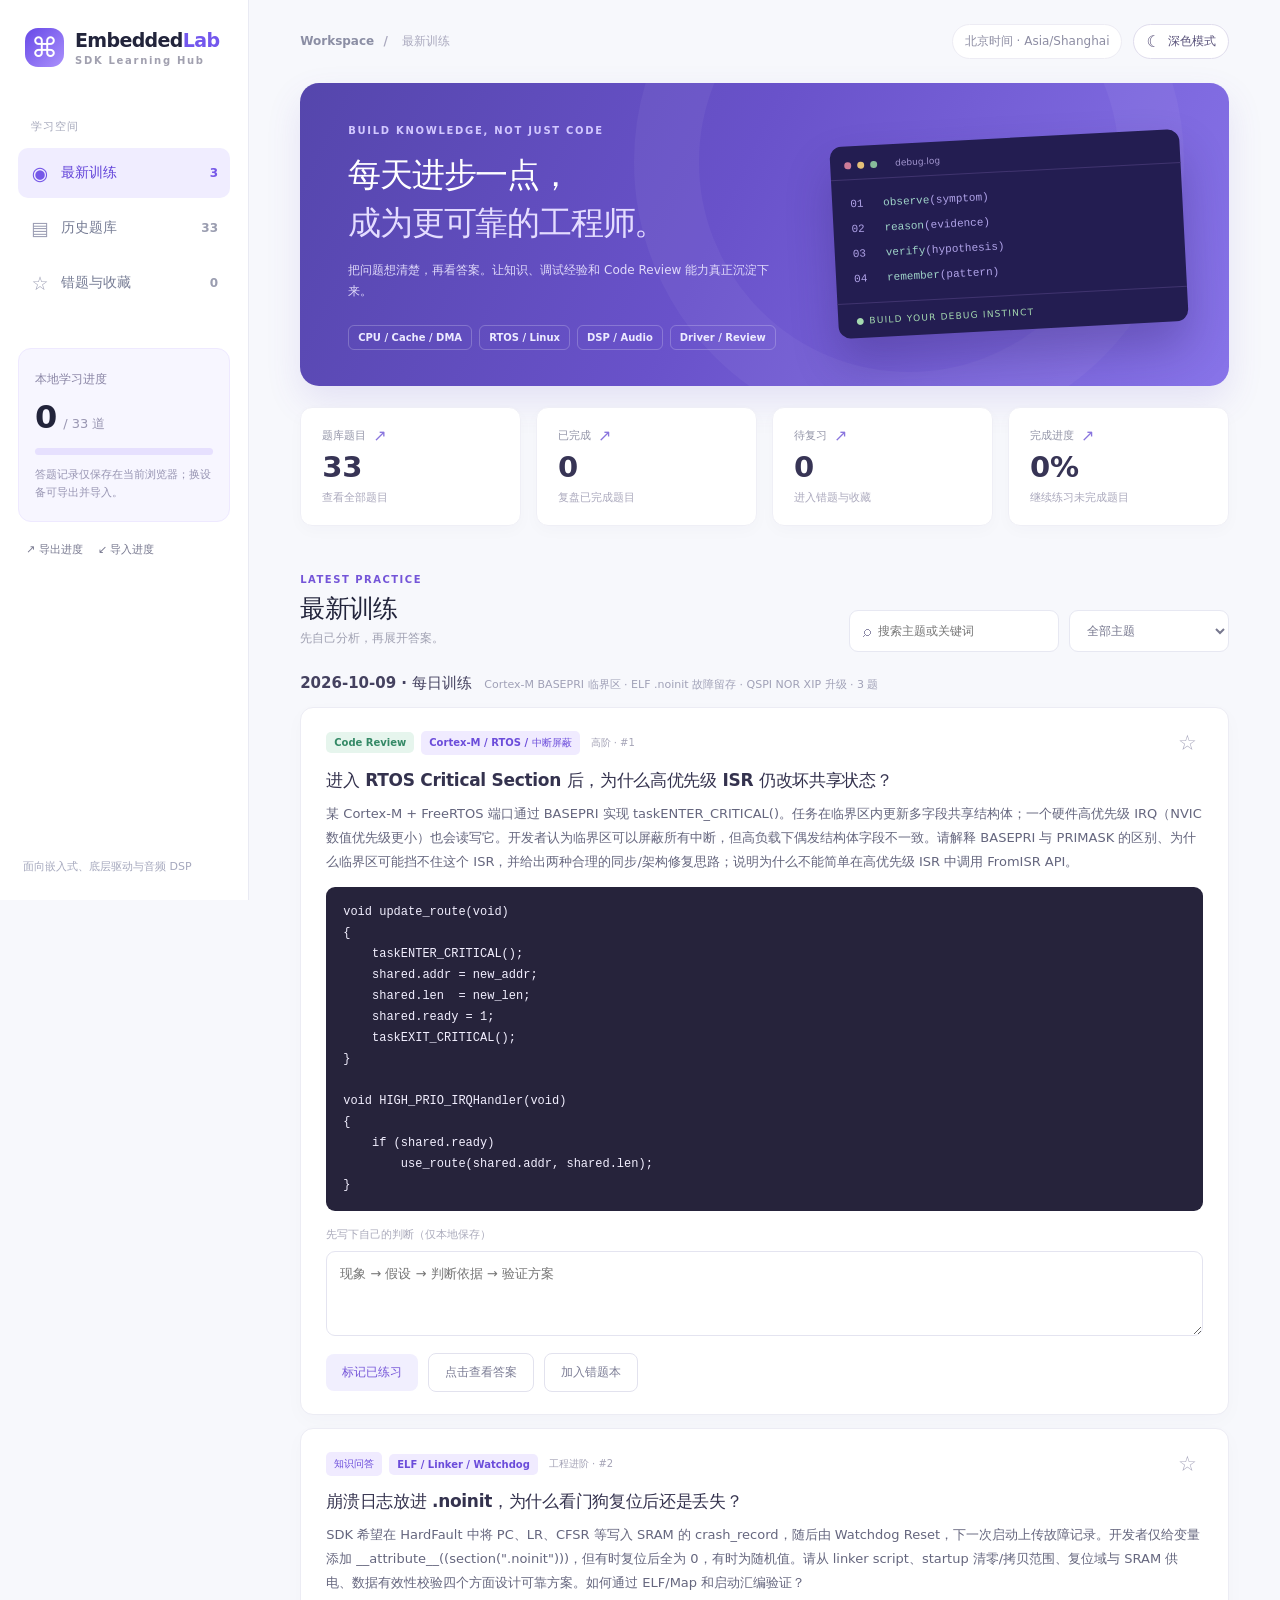
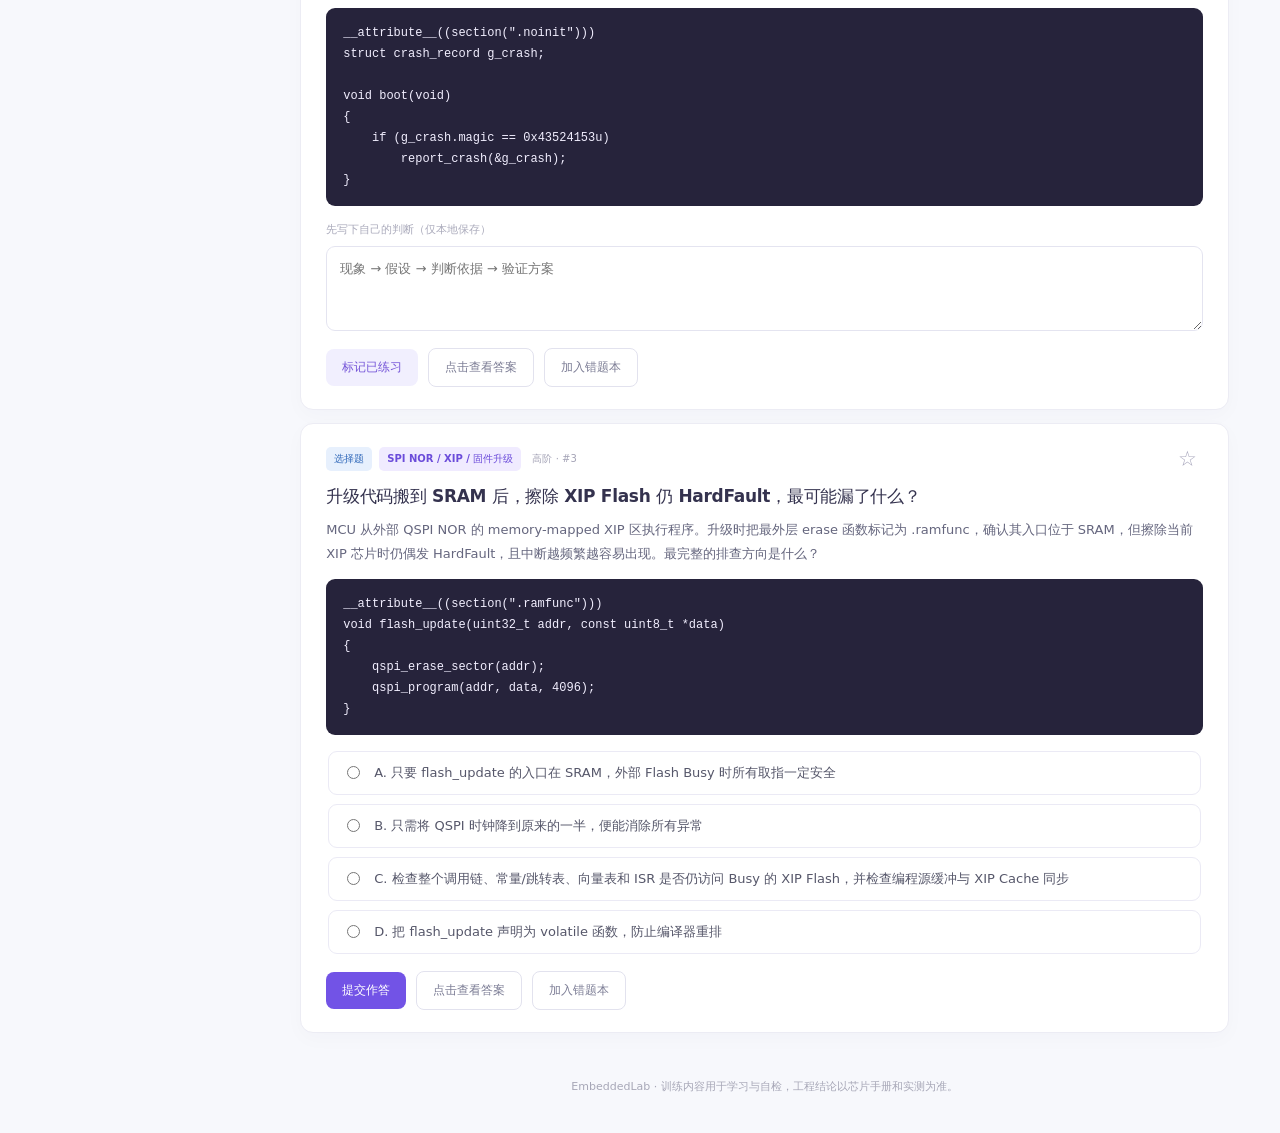
<file: site/index.html>
<!doctype html>
<html lang="zh-CN">
<head>
  <meta charset="utf-8">
  <meta name="viewport" content="width=device-width, initial-scale=1">
  <meta name="theme-color" content="#f8f9fd">
  <meta name="description" content="嵌入式 SDK 每日训练：知识问答、Code Review、选择题、填空题与历史复习。">
  <title>Embedded SDK Learning Hub</title>
  <script>try { if (localStorage.getItem('embeddedlab:theme:v1') === 'dark') document.documentElement.dataset.theme = 'dark'; } catch (_) {}</script>
  <link rel="stylesheet" href="./styles.css?v=2">
  <script defer src="./app.js?v=2"></script>
</head>
<body>
 <div class="layout">
  <aside class="sidebar">
   <div class="brand"><span class="brand-icon">⌘</span><div><strong>Embedded<span>Lab</span></strong><small>SDK Learning Hub</small></div></div>
   <div class="sidebar-label">学习空间</div>
   <nav aria-label="学习导航">
    <button class="nav active" data-view="latest"><span class="nav-ico">◉</span> 最新训练 <span class="nav-meta" id="latest-count">—</span></button>
    <button class="nav" data-view="all"><span class="nav-ico">▤</span> 历史题库 <span class="nav-meta" id="all-count">—</span></button>
    <button class="nav" data-view="wrong"><span class="nav-ico">☆</span> 错题与收藏 <span class="nav-meta" id="wrong-count">0</span></button>
   </nav>
   <div class="side-card"><span class="subtle">本地学习进度</span><div class="side-numbers"><strong id="side-done">0</strong><span id="side-total">/ 0 道</span></div><div class="meter"><span id="side-meter"></span></div><p>答题记录仅保存在当前浏览器；换设备可导出并导入。</p></div>
   <div class="sidebar-actions"><button class="quiet" id="export-btn">↗ 导出进度</button><button class="quiet" id="import-btn">↙ 导入进度</button><input hidden id="import-file" type="file" accept="application/json,.json"></div>
   <div class="side-footer">面向嵌入式、底层驱动与音频 DSP</div>
  </aside>
  <main class="main">
   <header class="topbar">
    <span class="crumb">Workspace <span>/</span> <span id="breadcrumb">最新训练</span></span>
    <div class="topbar-actions"><span class="tz-pill">北京时间 · Asia/Shanghai</span>
    <button type="button" class="theme-toggle" id="theme-toggle" aria-label="切换到深色主题" aria-pressed="false"><span aria-hidden="true">☾</span><span>深色模式</span></button></div>
   </header>
   <section class="hero"><div class="hero-body"><span class="eyebrow">BUILD KNOWLEDGE, NOT JUST CODE</span><h1>每天进步一点，<br><em>成为更可靠的工程师。</em></h1><p>把问题想清楚，再看答案。让知识、调试经验和 Code Review 能力真正沉淀下来。</p><div class="hero-pills"><span>CPU / Cache / DMA</span><span>RTOS / Linux</span><span>DSP / Audio</span><span>Driver / Review</span></div></div><div class="hero-art" aria-hidden="true"><div class="art-window"><div class="art-head"><i></i><i></i><i></i><span>debug.log</span></div><div class="art-lines"><span>01&nbsp;&nbsp; <b>observe</b>(symptom)</span><span>02&nbsp;&nbsp; <b>reason</b>(evidence)</span><span>03&nbsp;&nbsp; <b>verify</b>(hypothesis)</span><span>04&nbsp;&nbsp; <b>remember</b>(pattern)</span></div><div class="art-success">● BUILD YOUR DEBUG INSTINCT</div></div></div></section>
   <section class="stats" aria-label="学习统计与快捷入口">
    <button type="button" class="stat stat-button" data-stat="all" aria-label="查看全部题目" aria-pressed="false"><span class="stat-top"><small>题库题目</small><span class="stat-arrow" aria-hidden="true">↗</span></span><strong id="stat-total">—</strong><span class="stat-hint">查看全部题目</span></button>
    <button type="button" class="stat stat-button" data-stat="completed" aria-label="查看已完成题目" aria-pressed="false"><span class="stat-top"><small>已完成</small><span class="stat-arrow" aria-hidden="true">↗</span></span><strong id="stat-done">0</strong><span class="stat-hint">复盘已完成题目</span></button>
    <button type="button" class="stat stat-button" data-stat="wrong" aria-label="查看错题与收藏" aria-pressed="false"><span class="stat-top"><small>待复习</small><span class="stat-arrow" aria-hidden="true">↗</span></span><strong id="stat-wrong">0</strong><span class="stat-hint">进入错题与收藏</span></button>
    <button type="button" class="stat stat-button" data-stat="incomplete" aria-label="查看尚未完成的题目" aria-pressed="false"><span class="stat-top"><small>完成进度</small><span class="stat-arrow" aria-hidden="true">↗</span></span><strong id="stat-percent">0%</strong><span class="stat-hint">继续练习未完成题目</span></button>
   </section>
   <section class="content">
    <div class="section-head"><div><span class="section-kicker" id="section-kicker">LATEST PRACTICE</span><h2 id="section-title">最新训练</h2><p id="section-caption">先思考，再揭晓答案。</p></div><div class="filter-row"><label class="search"><span>⌕</span><input type="search" id="search" placeholder="搜索主题或关键词" autocomplete="off"></label><select id="topic-filter" aria-label="按主题筛选"><option value="">全部主题</option></select></div></div>
    <div class="notice" id="notice" role="status" hidden></div>
    <div id="question-list" aria-live="polite"><p class="loading">正在加载题库……</p></div>
   </section>
   <footer>EmbeddedLab · 训练内容用于学习与自检，工程结论以芯片手册和实测为准。</footer>
  </main>
 </div>
</body>
</html>
</file>
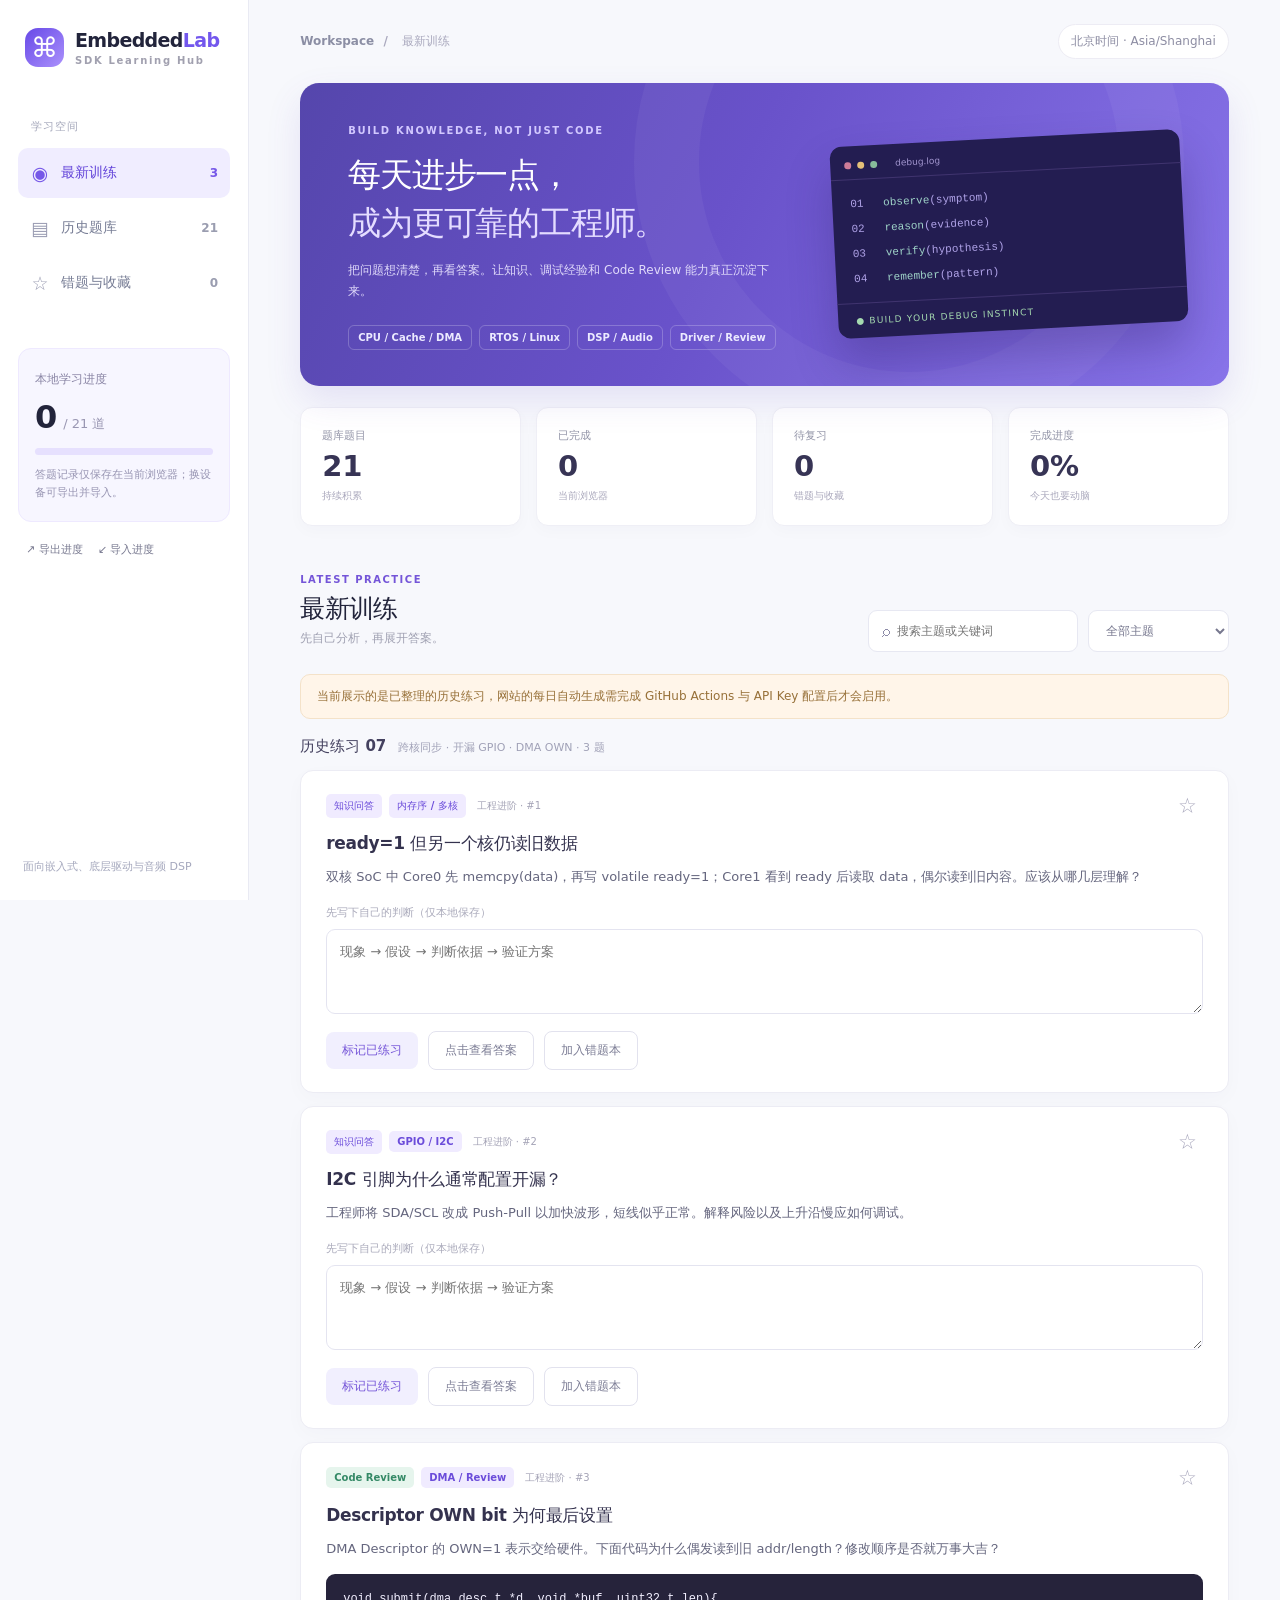
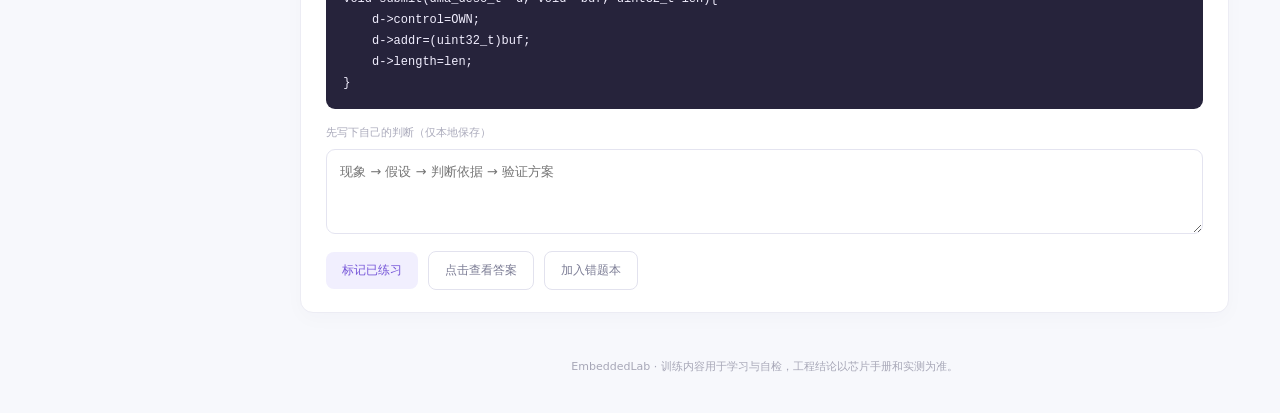
<file: offline-preview.html>
<!doctype html>
<html lang="zh-CN">
<head>
  <meta charset="utf-8">
  <meta name="viewport" content="width=device-width, initial-scale=1">
  <meta name="theme-color" content="#f8f9fd">
  <meta name="description" content="嵌入式 SDK 每日训练：知识问答、Code Review、选择题、填空题与历史复习。">
  <title>Embedded SDK Learning Hub — 离线预览</title>
  <style>
:root{font-family:Inter,"Microsoft YaHei","PingFang SC",system-ui,-apple-system,sans-serif;color:#22243b;background:#f7f8fc;font-synthesis:none}*{box-sizing:border-box}body{margin:0}button,input,textarea,select{font:inherit}button{cursor:pointer}button:focus-visible,input:focus-visible,textarea:focus-visible,select:focus-visible{outline:3px solid #a89bff;outline-offset:2px}.layout{display:grid;grid-template-columns:249px minmax(0,1fr);min-height:100vh}.sidebar{background:#fff;border-right:1px solid #e9eaf3;min-height:100vh;padding:28px 18px 24px;position:sticky;top:0;align-self:start;max-height:100vh;display:flex;flex-direction:column;overflow-y:auto}.brand{display:flex;gap:11px;align-items:center;margin-bottom:52px;padding:0 7px}.brand-icon{display:grid;place-items:center;width:39px;height:39px;color:#fff;border-radius:13px;background:linear-gradient(135deg,#6749e7,#ab91fc);font-size:27px}.brand strong{font-size:19px;letter-spacing:-.65px}.brand strong span{color:#7357ed}.brand small{display:block;font-size:10px;font-weight:700;letter-spacing:1.7px;color:#a1a0af;margin-top:4px}.sidebar-label{margin:0 13px 14px;font-size:11px;color:#a5a8bb;letter-spacing:1.1px;font-weight:800}.sidebar nav{display:grid;gap:5px}.nav{width:100%;display:flex;align-items:center;gap:11px;background:transparent;border:0;text-align:left;color:#777d95;font-weight:650;font-size:14px;padding:14px 12px;border-radius:10px}.nav-ico{width:20px;font-size:19px;color:#9b9db3;text-align:center}.nav-meta{margin-left:auto;font-size:12px;color:#9a9db0}.nav:hover{background:#f8f6ff}.nav.active{background:#f0edff;color:#6243d9}.nav.active .nav-ico,.nav.active .nav-meta{color:#7658e8}.side-card{margin-top:40px;background:#f7f6ff;padding:19px 16px;border-radius:13px;border:1px solid #eee9ff}.subtle{font-size:12px;color:#8a85a5;font-weight:650}.side-numbers{display:flex;gap:6px;align-items:baseline;margin:9px 0}.side-numbers strong{font-size:32px;line-height:1.3}.side-numbers span{font-size:13px;color:#9996b2}.meter{height:7px;border-radius:5px;background:#e6e0fe;overflow:hidden}.meter span{display:block;width:0;height:100%;border-radius:5px;background:#795aef;transition:width .3s}.side-card p{font-size:11px;line-height:1.65;color:#9794b2;margin-bottom:0}.sidebar-actions{display:flex;gap:7px;flex-wrap:wrap;margin:14px 4px}.quiet{background:none;border:0;padding:6px 4px;color:#77788f;font-size:11px}.quiet:hover{color:#674adf}.side-footer{margin-top:auto;padding:18px 5px 0;font-size:11px;line-height:1.6;color:#a5a8bd}.main{max-width:1480px;width:100%;margin:0 auto;padding:0 clamp(20px,4vw,66px) 24px}.topbar{height:83px;display:flex;align-items:center;justify-content:space-between}.crumb{color:#8b8ea4;font-size:12px;font-weight:650}.crumb span{margin:0 5px;color:#aaa9be}.tz-pill{font-size:12px;background:white;border:1px solid #edecf4;padding:8px 12px;border-radius:30px;color:#8d8da3}.hero{border-radius:19px;display:flex;min-height:263px;background:linear-gradient(115deg,#5546ac 0%,#6952ca 45%,#8874e9 100%);overflow:hidden;position:relative;box-shadow:0 15px 35px rgba(99,77,191,.13)}.hero:before{content:"";position:absolute;width:420px;height:420px;border-radius:50%;border:65px solid rgba(255,255,255,.045);right:45px;top:-196px}.hero-body{position:relative;z-index:1;padding:36px clamp(26px,4vw,48px);max-width:700px;flex:1}.eyebrow{font-size:10px;letter-spacing:1.7px;font-weight:800;color:#d2c8ff}.hero h1{font-weight:780;letter-spacing:-1.2px;color:#fff;font-size:clamp(24px,2.6vw,37px);line-height:1.45;margin:13px 0 12px}.hero h1 em{font-style:normal;color:#e4dcff}.hero p{color:#e0dafa;font-size:12px;line-height:1.8;margin:0}.hero-pills{display:flex;gap:7px;flex-wrap:wrap;margin-top:22px}.hero-pills span{border:1px solid rgba(255,255,255,.22);border-radius:6px;color:#eceaff;padding:6px 9px;font-size:10px;font-weight:700}.hero-art{width:350px;flex-shrink:0;display:flex;align-items:center;margin-right:45px;position:relative}.art-window{background:#231d51;color:#b1a4e9;width:100%;border-radius:12px;box-shadow:0 25px 45px #30216650;transform:rotate(-3deg)}.art-head{padding:14px 14px 9px;border-bottom:1px solid #40346f;display:flex;gap:6px;align-items:center}.art-head i{width:7px;height:7px;border-radius:100%;background:#ce7c99}.art-head i:nth-child(2){background:#e4c078}.art-head i:nth-child(3){background:#87bb9b}.art-head span{font-size:9px;margin-left:12px;color:#a195ce}.art-lines{display:grid;gap:13px;font-family:ui-monospace,SFMono-Regular,Consolas,monospace;font-size:11px;padding:18px}.art-lines b{color:#9fd3c8;font-weight:500}.art-success{border-top:1px solid #40346f;padding:12px 18px;color:#a5d9b0;font-size:9px;letter-spacing:1.2px}.stats{display:grid;grid-template-columns:repeat(4,1fr);gap:15px;margin:21px 0 42px}.stat{background:#fff;border:1px solid #efeff6;border-radius:12px;display:flex;flex-direction:column;padding:20px 21px;min-height:119px;box-shadow:0 5px 16px rgba(46,43,100,.025)}.stat small{font-weight:700;color:#9395a8;font-size:11px}.stat strong{font-size:29px;line-height:1.25;color:#373455;margin:5px 0}.stat span{font-size:10px;color:#aba9bd}.section-head{display:flex;justify-content:space-between;align-items:flex-end;gap:20px;margin-bottom:22px}.section-kicker{color:#7455d8;font-weight:800;letter-spacing:1.5px;font-size:10px}.section-head h2{font-size:25px;letter-spacing:-.6px;margin:5px 0}.section-head p{font-size:12px;color:#a0a1b2;margin:5px 0}.filter-row{display:flex;gap:10px;flex-wrap:wrap}.search{display:flex;align-items:center;gap:7px;background:#fff;border:1px solid #e7e8f2;padding:0 13px;border-radius:9px;color:#8d8ba8;min-width:210px}.search input{border:0;padding:12px 0;background:transparent;width:160px;font-size:12px;outline:none}.filter-row select{background:#fff;border:1px solid #e7e8f2;padding:12px 13px;border-radius:9px;color:#77788f;font-size:12px;max-width:160px}.batch{margin:0 0 32px}.batch-title{display:flex;align-items:baseline;gap:12px;margin:0 0 14px}.batch-title h3{font-size:15px;margin:0;color:#44415f}.batch-title span{font-size:11px;color:#a0a1b7}.q-card{background:#fff;border:1px solid #ececf4;border-radius:13px;margin-bottom:13px;overflow:hidden;box-shadow:0 6px 20px rgba(58,48,95,.025)}.q-card-inner{padding:22px 25px}.q-heading{display:flex;align-items:center;gap:7px;flex-wrap:wrap}.tag{border-radius:5px;padding:5px 8px;background:#f0ebff;color:#6b4cda;font-size:10px;font-weight:750}.tag.review{background:#e6f5ed;color:#348966}.tag.choice{background:#e7f0fd;color:#326aba}.tag.fill{background:#fff0df;color:#bc7432}.difficulty{font-size:10px;color:#a4a3b6;margin-left:4px}.q-heading .fav-btn{margin-left:auto;border:1px solid transparent;background:none;color:#aaa9be;font-size:21px;padding:0 5px}.q-heading .fav-btn.active{color:#d1a039}.q-card h4{font-size:17px;letter-spacing:-.3px;margin:13px 0 10px;color:#34324e}.question-text{white-space:pre-line;color:#65667e;font-size:13px;line-height:1.85;margin:0 0 12px}.code{margin:13px 0 16px;background:#26233b;color:#f2efff;border-radius:9px;padding:15px 17px;font-family:ui-monospace,Consolas,monospace;line-height:1.75;white-space:pre-wrap;overflow-wrap:anywhere;font-size:12px;overflow:auto}.answers{display:grid;gap:9px;margin-top:16px}.option{display:flex;gap:11px;align-items:flex-start;border:1px solid #ebeaf5;border-radius:9px;padding:12px 13px;font-size:13px;color:#56576a;cursor:pointer}.option:has(input:checked){border-color:#a494ee;background:#f8f6ff}.option input{accent-color:#7050e3;margin-top:2px}.fill-input,.draft-area{border:1px solid #e4e4f0;border-radius:9px;background:#fff;width:100%;padding:13px;font-size:13px;color:#34324e}.draft-area{min-height:85px;resize:vertical}.q-actions{display:flex;gap:10px;flex-wrap:wrap;align-items:center;margin-top:17px}.btn{border:0;border-radius:8px;background:#7253e6;color:white;font-size:12px;font-weight:750;padding:10px 16px}.btn:hover{background:#6140dc}.btn.secondary{background:#f1effe;color:#7555d8}.btn.secondary:hover{background:#e7e1ff}.btn.outline{background:white;color:#7c7d95;border:1px solid #e2e2ee}.feedback{font-size:12px;font-weight:700;color:#966d29;margin-top:12px}.feedback.good{color:#268458}.answer-panel{margin:0 25px 22px;border-top:1px dashed #e4e0f2;padding-top:20px}.answer-panel h5{font-size:12px;color:#694bd1;letter-spacing:.2px;margin:0 0 9px}.answer-panel p{font-size:13px;line-height:1.95;white-space:pre-line;color:#454660}.diagnostic{background:#f6f4ff;border-left:3px solid #9d85ed;padding:11px 14px;border-radius:4px;margin-top:12px;font-size:12px;line-height:1.8;color:#6d6595}.empty{text-align:center;background:white;border-radius:14px;border:1px dashed #dedcf0;padding:42px 16px;color:#8f91a8}.empty strong{display:block;color:#474563;font-size:16px;margin:9px}.notice{border-radius:10px;background:#fff5e9;color:#977038;border:1px solid #f4e2c9;padding:13px 16px;font-size:12px;margin-bottom:18px}.loading{color:#9698aa;padding:25px}.done-dot{display:inline-flex;font-size:10px;color:#3d9c75;background:#eaf7f1;border-radius:5px;padding:5px 8px;font-weight:800}.footer-note{font-size:11px;color:#aaaabb}footer{text-align:center;color:#a7a7b7;font-size:11px;margin:46px 0 15px}@media (max-width:1040px){.hero-art{width:255px;margin-right:23px}.art-lines{font-size:9px}.stats{gap:10px}.stat{padding:18px 12px}}@media (max-width:800px){.layout{grid-template-columns:minmax(0,1fr)}.sidebar{position:relative;min-height:0;max-height:none;padding:16px 18px;display:block}.brand{margin:0 0 15px}.sidebar-label,.side-card,.side-footer,.sidebar-actions{display:none}.sidebar nav{display:flex;gap:7px}.nav{width:auto;flex:1;white-space:nowrap;padding:11px 7px;font-size:12px;justify-content:center;gap:5px}.nav-ico{font-size:16px;width:auto}.main{padding:0 16px}.topbar{height:57px}.hero-art{display:none}.hero{min-height:0}.hero-body{padding:27px}.hero h1{font-size:26px}.stats{margin:16px 0 32px;grid-template-columns:repeat(2,1fr)}.section-head{align-items:stretch;flex-direction:column}.filter-row{width:100%}.search{flex:1}.search input{width:100%}.q-card-inner{padding:18px}.answer-panel{margin:0 18px 18px}}@media (prefers-reduced-motion:reduce){*,*:before,*:after{transition:none!important}}

</style>

</head>
<body>
 <div class="layout">
  <aside class="sidebar">
   <div class="brand"><span class="brand-icon">⌘</span><div><strong>Embedded<span>Lab</span></strong><small>SDK Learning Hub</small></div></div>
   <div class="sidebar-label">学习空间</div>
   <nav aria-label="学习导航">
    <button class="nav active" data-view="latest"><span class="nav-ico">◉</span> 最新训练 <span class="nav-meta" id="latest-count">—</span></button>
    <button class="nav" data-view="all"><span class="nav-ico">▤</span> 历史题库 <span class="nav-meta" id="all-count">—</span></button>
    <button class="nav" data-view="wrong"><span class="nav-ico">☆</span> 错题与收藏 <span class="nav-meta" id="wrong-count">0</span></button>
   </nav>
   <div class="side-card"><span class="subtle">本地学习进度</span><div class="side-numbers"><strong id="side-done">0</strong><span id="side-total">/ 0 道</span></div><div class="meter"><span id="side-meter"></span></div><p>答题记录仅保存在当前浏览器；换设备可导出并导入。</p></div>
   <div class="sidebar-actions"><button class="quiet" id="export-btn">↗ 导出进度</button><button class="quiet" id="import-btn">↙ 导入进度</button><input hidden id="import-file" type="file" accept="application/json,.json"></div>
   <div class="side-footer">面向嵌入式、底层驱动与音频 DSP</div>
  </aside>
  <main class="main">
   <header class="topbar"><span class="crumb">Workspace <span>/</span> <span id="breadcrumb">最新训练</span></span><span class="tz-pill">北京时间 · Asia/Shanghai</span></header>
   <section class="hero"><div class="hero-body"><span class="eyebrow">BUILD KNOWLEDGE, NOT JUST CODE</span><h1>每天进步一点，<br><em>成为更可靠的工程师。</em></h1><p>把问题想清楚，再看答案。让知识、调试经验和 Code Review 能力真正沉淀下来。</p><div class="hero-pills"><span>CPU / Cache / DMA</span><span>RTOS / Linux</span><span>DSP / Audio</span><span>Driver / Review</span></div></div><div class="hero-art" aria-hidden="true"><div class="art-window"><div class="art-head"><i></i><i></i><i></i><span>debug.log</span></div><div class="art-lines"><span>01&nbsp;&nbsp; <b>observe</b>(symptom)</span><span>02&nbsp;&nbsp; <b>reason</b>(evidence)</span><span>03&nbsp;&nbsp; <b>verify</b>(hypothesis)</span><span>04&nbsp;&nbsp; <b>remember</b>(pattern)</span></div><div class="art-success">● BUILD YOUR DEBUG INSTINCT</div></div></div></section>
   <section class="stats"><div class="stat"><small>题库题目</small><strong id="stat-total">—</strong><span>持续积累</span></div><div class="stat"><small>已完成</small><strong id="stat-done">0</strong><span>当前浏览器</span></div><div class="stat"><small>待复习</small><strong id="stat-wrong">0</strong><span>错题与收藏</span></div><div class="stat"><small>完成进度</small><strong id="stat-percent">0%</strong><span>今天也要动脑</span></div></section>
   <section class="content">
    <div class="section-head"><div><span class="section-kicker" id="section-kicker">LATEST PRACTICE</span><h2 id="section-title">最新训练</h2><p id="section-caption">先思考，再揭晓答案。</p></div><div class="filter-row"><label class="search"><span>⌕</span><input type="search" id="search" placeholder="搜索主题或关键词" autocomplete="off"></label><select id="topic-filter" aria-label="按主题筛选"><option value="">全部主题</option></select></div></div>
    <div class="notice" id="notice" role="status" hidden></div>
    <div id="question-list" aria-live="polite"><p class="loading">正在加载题库……</p></div>
   </section>
   <footer>EmbeddedLab · 训练内容用于学习与自检，工程结论以芯片手册和实测为准。</footer>
  </main>
 </div>
<script>
const OFFLINE_ARCHIVE = {"source_notice": "历史练习根据本次对话中可见的 7 组训练内容整理；原始发送日期不完整，因此使用批次编号，不虚构日期。部分开放题改编成交互题。", "batches": [{"id": "archive-01", "label": "历史练习 01", "intro": "DMA Cache · UART 中断 · GPIO 寄存器", "questions": [{"id": "a01-q1", "topic": "DMA / Cache", "title": "I2S TX DMA 偶发读取旧 PCM", "type": "knowledge", "difficulty": "工程进阶", "question": "开启 Write-back D-Cache 后，CPU 处理完 tx_buf 就启动不一致性 DMA，偶尔爆音；关闭 Cache 正常。解释根因、为什么 printf 会影响复现，以及应在什么阶段执行哪类 Cache Maintenance。", "code": "", "options": [], "correct_index": -1, "accepted_answers": [], "answer": "CPU 修改的 PCM 可能只在 Dirty Cache Line，DMA 从内存读到旧数据。通常在交给 TX DMA 前 Clean 对应 Cache Line，并遵守芯片要求的内存屏障；Buffer 最好按 Cache Line 对齐且独立占用。", "explanation": "printf 可能改变调度与 Cache eviction，降低问题概率并不说明已修复。维护范围需按完整 Cache Line 扩展，且避免误伤共享行。", "diagnostic_cue": "DMA TX 数据错乱、关闭 D-Cache 恢复时，先查 TX Clean 和 Buffer 所有权。"}, {"id": "a01-q2", "topic": "中断 / UART", "title": "逐字节 UART ISR 与 Task 协作", "type": "knowledge", "difficulty": "工程进阶", "question": "3 Mbps UART：ISR 每字节通过 FreeRTOS Queue 通知 Task。为什么这种设计仍可能丢字节？给出更适合高速 SDK 的方案。", "code": "", "options": [], "correct_index": -1, "accepted_answers": [], "answer": "逐字节中断/Queue 开销大，Task 未及时运行可能导致 Queue 满、FIFO 溢出；必须检查 FromISR 返回并统计丢字节。优先考虑 UART FIFO + DMA + 环形缓冲 + 半满/Idle 中断，再让 Task 做解析。", "explanation": "短 ISR 的目标是满足实时约束，不是盲目把所有工作移走。", "diagnostic_cue": "串口高速突发、CRC 错误、任务阻塞时优先排查 Queue overflow 和 UART FIFO。"}, {"id": "a01-q3", "topic": "寄存器 / Review", "title": "GPIO MODE 字段越界", "type": "review", "difficulty": "工程进阶", "question": "Code Review：GPIO_CTRL bit[7]=ENABLE，bit[6:4]=MODE，bit[3:2]=DRIVE。下面操作有什么问题？至少找出 3 点。", "code": "GPIO_CTRL &= ~(0x7 \u003c\u003c 4);\nGPIO_CTRL |=  (mode \u003c\u003c 4);\n// gpio_set_mode(0xF)", "options": [], "correct_index": -1, "accepted_answers": [], "answer": "mode 未限制为 3 bit，mode=0xF 会污染 ENABLE；两次 RMW 增加竞态窗口；寄存器字段可能有特殊 W1C/只读/硬件异步更新语义。应先核对 TRM，校验参数，并考虑 SET/CLEAR 或受保护的 masked write。", "explanation": "合并两次 RMW 虽减少窗口，但不能消除所有并发和特殊寄存器访问风险。", "diagnostic_cue": "位域写入波及旁路功能，或者寄存器在中断后状态异常时查 RMW 和字段掩码。"}]}, {"id": "archive-02", "label": "历史练习 02", "intro": "ELF 内存 · DMA 中断 · I2S 时钟", "questions": [{"id": "a02-q1", "topic": "ELF / 链接", "title": "bin 很小但 RAM overflow", "type": "knowledge", "difficulty": "工程进阶", "question": "固件 .bin 只有约 380 KB，SRAM 为 512 KB，却提示 RAM overflow。解释 .bss、.data、.rodata 的关系，以及优先用什么工具定位。", "code": "", "options": [], "correct_index": -1, "accepted_answers": [], "answer": "bin 文件大小不能判断 RAM 占用。.bss 在运行时占 RAM，但一般不存零值的初始镜像；.data 运行时占 RAM，同时通常在 Flash 存放初始镜像；.rodata 的最终位置取决于链接脚本。用 .map、size、nm --size-sort、readelf -S 追到具体对象和符号。", "explanation": "heap、stack、RTOS 对象及 DMA 缓冲同样影响实际 RAM 预算。", "diagnostic_cue": "bin 不大却链接 RAM 溢出时查 section 和符号，不要只看镜像尺寸。"}, {"id": "a02-q2", "topic": "DMA / RTOS", "title": "volatile dma_done 是否足够", "type": "review", "difficulty": "工程进阶", "question": "DMA ISR 中设 volatile dma_done=true；Task 在 while(!dma_done) 中空转。至少说明超时、内存序及 RTOS 设计的三个风险。", "code": "static volatile bool dma_done;\nvoid DMA_IRQHandler(void){ DMA-\u003eSTATUS=DMA_TC_FLAG; dma_done=true; }\nwhile (!dma_done) { }", "options": [], "correct_index": -1, "accepted_answers": [], "answer": "volatile 只限制特定编译器访问优化，不保证原子发布、DMA Cache 一致性或内存序；IRQ 丢失/错误会导致永久等待；RTOS 下应考虑 Task Notification/Semaphore、timeout、DMA 错误处理，以及正确的 Buffer/Descriptor 同步。", "explanation": "启动前清理 pending IRQ 和状态，防止旧中断误判本次完成。", "diagnostic_cue": "DMA 偶发永久等待时查错误中断、旧 pending 位、超时和同步语义。"}, {"id": "a02-q3", "topic": "I2S / Clock", "title": "I2S BCLK 的正确公式", "type": "fill", "difficulty": "工程进阶", "question": "48 kHz、2 声道、24-bit 有效数据、32-bit Slot，BCLK 应是多少？", "code": "", "options": [], "correct_index": -1, "accepted_answers": ["3.072mhz", "3072000hz", "3072000", "3.072 mhz", "3072khz"], "answer": "3.072 MHz", "explanation": "BCLK=48000 × 2 × 32 = 3,072,000 Hz。Bit Depth 是有效音频位宽，Slot Width 是总线每通道占用时钟数。", "diagnostic_cue": "I2S 时钟与计算不符时，先区分有效采样位宽与 Slot 位宽。"}]}, {"id": "archive-03", "label": "历史练习 03", "intro": "DMA RX · 链接脚本 · Ring Buffer", "questions": [{"id": "a03-q1", "topic": "DMA / Cache", "title": "DMA RX 完成仍读到旧数据", "type": "knowledge", "difficulty": "工程进阶", "question": "RX DMA 非硬件一致，DMA 已写内存，但 parse_packet 读到旧数据。为什么接收前后都要考虑 Cache Maintenance？", "code": "", "options": [], "correct_index": -1, "accepted_answers": [], "answer": "DMA 后 CPU 可能命中旧 Cache Line，因此交回 CPU 前通常需要 Invalidate。DMA 前还必须按平台规则消除 Dirty Line 覆盖 DMA 新数据的风险（例如合适的 Clean/Invalidate）；必须在 DMA owns Buffer 时避免 CPU 访问，并按行对齐。", "explanation": "起始地址 aligned 不代表末尾不会共享 Cache Line。", "diagnostic_cue": "RX 数据旧值、调试器看到内存已更新时查 CPU Cache 和所有权。"}, {"id": "a03-q2", "topic": "ELF / 链接", "title": "理解 .data \u003e RAM AT \u003e FLASH", "type": "knowledge", "difficulty": "工程进阶", "question": "给定链接脚本：.data 输出到 RAM，加载镜像在 FLASH。请解释 g_count=100 的启动拷贝和 g_state 的初始化方式。", "code": "", "options": [], "correct_index": -1, "accepted_answers": [], "answer": ".data 运行地址 VMA 在 RAM、加载地址 LMA 在 FLASH。Reset_Handler 通常把初始值拷贝入 RAM；未显式初始化全局 g_state 一般进 .bss，由启动代码清零。", "explanation": "Bootloader 应跳入正确的 Application 启动入口，不能随意绕过 .data/.bss 初始化。", "diagnostic_cue": "Bootloader 跳转后变量随机、全局初始值错误时查启动段初始化。"}, {"id": "a03-q3", "topic": "UART / Review", "title": "Ring Buffer 的隐蔽溢出", "type": "review", "difficulty": "工程进阶", "question": "下面的单生产者 ISR / 单消费者 Task 环形缓冲实现，为什么可能运行多天后才出错？指出至少 3 个问题。", "code": "#define SIZE 256\nstatic uint8_t buffer[SIZE];\nstatic volatile uint8_t head, tail;\nvoid uart_rx_isr(uint8_t d){ buffer[head]=d; head++; }\nint uart_read(uint8_t *p){ if(head==tail)return -1; *p=buffer[tail++]; return 0; }", "options": [], "correct_index": -1, "accepted_answers": [], "answer": "无 Full 判断，生产者追上消费者后 head==tail 被误判 Empty；无丢包统计；volatile 不构成跨核原子发布与完整同步。应采用容量约定、overflow 计数以及平台适用的原子或临界区。", "explanation": "真实 burst 加上 Task 抢占会把低概率越界窗口放大。", "diagnostic_cue": "长稳测才有偶发串口包错时先查 SPSC 溢出和发布顺序。"}]}, {"id": "archive-04", "label": "历史练习 04", "intro": "FreeRTOS NVIC · SPI · ASRC", "questions": [{"id": "a04-q1", "topic": "中断 / FreeRTOS", "title": "最高优先级 ISR 能用 FromISR 吗？", "type": "choice", "difficulty": "工程进阶", "question": "Cortex-M + FreeRTOS 的 IRQ 配置 NVIC priority=0，ISR 中调用 xTaskNotifyFromISR。是否一定安全？为什么？", "code": "", "options": ["可以，FromISR 适用于任意硬件 IRQ", "不一定，高于 RTOS syscall 边界的 IRQ 不能调用内核 API", "只要不调用 malloc 就可以", "关中断后总可以"], "correct_index": 1, "accepted_answers": [], "answer": "不安全：在典型 FreeRTOS Cortex-M 端口中，只有满足 configMAX_SYSCALL_INTERRUPT_PRIORITY 边界的 IRQ 可调用相应 FromISR API；数字 0 通常是最高硬件优先级。硬实时 IRQ 如不能调用内核 API，可转交给较低优先级 IRQ/安全机制。", "explanation": "实际需核对优先级位数和优先级分组。", "diagnostic_cue": "RTOS 内部状态随机损坏、ISR 中调 API 后 HardFault 时查 IRQ 优先级。"}, {"id": "a04-q2", "topic": "SPI", "title": "更换 Flash 后 JEDEC ID 错位", "type": "knowledge", "difficulty": "工程进阶", "question": "旧 Flash 读 ID 正常，新 Flash 高速下出现 FF C8 40、C8 40 FF。列出至少 4 个排查方向。", "code": "", "options": [], "correct_index": -1, "accepted_answers": [], "answer": "检查 CPOL/CPHA、CS 建立/保持时间、首字节 dummy/RX FIFO 残留、器件允许最高时钟、采样点、引脚驱动能力、PCB 信号完整性。用逻辑分析仪或示波器对照 CS/SCLK/MOSI/MISO。", "explanation": "低频恢复提示时序 margin 或硬件信号质量问题，但不能直接排除软件配置。", "diagnostic_cue": "SPI 只有高频错位时查采样边沿、CS 和 RX FIFO。"}, {"id": "a04-q3", "topic": "ASRC / Clock", "title": "标称相同 48kHz 为什么还漂移", "type": "fill", "difficulty": "工程进阶", "question": "Codec RX=48002.4Hz，SoC TX=47997.6Hz，独立时钟域。每秒净积累多少采样？FIFO 加大能否根治？", "code": "", "options": [], "correct_index": -1, "accepted_answers": ["4.8", "4.8samples/s", "4.8 samples/s", "4.8个样本/秒"], "answer": "4.8 samples/s；FIFO 加大只能延后溢出，ASRC 可动态处理独立时钟域的实际采样率差。", "explanation": "两个 48kHz 配置不代表物理上同一个时钟域。", "diagnostic_cue": "长时间音频 FIFO 水位持续漂移时查采样率误差和 ASRC。"}]}, {"id": "archive-05", "label": "历史练习 05", "intro": "I2C 恢复 · 优先级反转 · MMIO", "questions": [{"id": "a05-q1", "topic": "I2C", "title": "MCU 复位后 SDA 一直为低", "type": "knowledge", "difficulty": "工程进阶", "question": "MCU 正在读取 I2C Slave 时 Watchdog Reset，重启后 SCL 高、SDA 低，I2C 事务失败。可能根因及恢复措施是什么？", "code": "", "options": [], "correct_index": -1, "accepted_answers": [], "answer": "Slave 可能仍在发送某一数据位而等待 SCL。可按硬件允许的恢复流程暂切开漏 GPIO、检测 SDA、尝试最多约 9 个 SCL Pulse 并发送 STOP；仍失败应有明确错误上报、外设复位/断电恢复路径，不能无限重试。", "explanation": "其他原因也可能是电平转换器故障、线路短路或 Slave 固件死锁。", "diagnostic_cue": "单独 MCU 复位无效但整板断电恢复时查 I2C Slave 状态机失步。"}, {"id": "a05-q2", "topic": "RTOS", "title": "Priority Inversion 如何缓解", "type": "choice", "difficulty": "工程进阶", "question": "Audio Task P10 等待 Log Task P2 持有的 Mutex，而 Network Task P6 长期运行，Audio 被延误。是什么现象，如何降低风险？", "code": "", "options": ["优先级反转，应考虑 Priority Inheritance 和缩短临界区", "只要把 Network Task 优先级降为 0 就能消除所有风险", "Mutex 等价于 Binary Semaphore", "提高 Audio 优先级总能解决"], "correct_index": 0, "accepted_answers": [], "answer": "优先级反转。支持优先级继承的 Mutex 可暂时提高 Log 优先级，使其尽快释放锁；但不能消除慢 Flash/I/O 临界区本身的延时，音频实时路径应避免等待慢资源。", "explanation": "二值信号量与 Mutex 的所有权和优先级继承语义通常不同。", "diagnostic_cue": "最高优先级任务仍发生 underrun 且等待锁时查优先级反转。"}, {"id": "a05-q3", "topic": "寄存器 / Review", "title": "MMIO 轮询在 -O2 卡死", "type": "review", "difficulty": "工程进阶", "question": "UART STATUS 定义成普通 uint32_t 指针后，-O0 正常，-O2 偶发死循环。指出原因及 volatile 之后仍需考虑的事。", "code": "#define UART_STATUS (*(uint32_t*)0x40001000)\nwhile (!(UART_STATUS & (1U \u003c\u003c 5))) { }", "options": [], "correct_index": -1, "accepted_answers": [], "answer": "普通读取可能被编译器缓存、提升或合并，MMIO 通常应使用合适的 volatile 寄存器声明；但还需核对访问宽度、W1C/RC 语义、地址映射属性、同步、timeout、异常恢复。", "explanation": "volatile 不提供所有内存屏障或跨核同步保证。", "diagnostic_cue": "Debug 正常 Release 卡死的寄存器轮询，先查 volatile 和优化反汇编。"}]}, {"id": "archive-06", "label": "历史练习 06", "intro": "SDIO · ISR 日志 · PLL", "questions": [{"id": "a06-q1", "topic": "SDIO / DMA", "title": "DMA TC 能证明 SDIO 成功吗？", "type": "choice", "difficulty": "工程进阶", "question": "SDIO CMD18 response OK、DMA TC=1，但偶发 SDIO Data CRC Error。能否直接返回成功？还要检查什么？", "code": "", "options": ["能，DMA TC 就代表 CRC 正确", "不能，还要看 SDIO Data End/CRC/Timeout 等状态", "只需重新读一次 sector", "只需等待 CMD response"], "correct_index": 1, "accepted_answers": [], "answer": "不能。DMA TC 证明配置的搬运已完成，不证明 SD 总线数据正确；应综合 Data End、CRC/Timeout、控制器状态和多块停止流程（CMD12/Auto CMD12 等），检查 DMA 和外设状态机。", "explanation": "4-bit/50MHz 错而 1-bit/25MHz 正常时重点检查时序、采样、驱动及信号完整性。", "diagnostic_cue": "SDIO 读写数据偶发 CRC 错但 DMA 已完成时查外设数据路径状态。"}, {"id": "a06-q2", "topic": "ISR / Review", "title": "ISR 中调用通用日志函数", "type": "review", "difficulty": "工程进阶", "question": "AUDIO ISR 读取 status 后调用含 256-byte 栈缓冲、vsnprintf、mutex_lock 和同步 uart_write 的 sdk_log，指出至少 4 个风险。", "code": "void AUDIO_IRQHandler(void){\n    uint32_t st=AUDIO-\u003eSTATUS;\n    sdk_log(\"audio irq=%08x\", st);\n    clear_audio_irq(st);\n}", "options": [], "correct_index": -1, "accepted_answers": [], "answer": "ISR 栈消耗和嵌套风险；格式化执行时间不可预测；普通 Mutex 不能在 ISR 阻塞；同步串口耗时造成中断延迟、音频 underrun；日志应尽量只写固定长度事件 ID/时间戳和参数，后台 Task 再格式化输出。", "explanation": "ISR 中只记录事实，非实时路径负责字符串表达。", "diagnostic_cue": "加日志问题反而恶化、ISR Stack overflow 或 Audio underrun 时查阻塞式日志。"}, {"id": "a06-q3", "topic": "Clock / 硬件", "title": "低温下晶振 HSE_READY 永远不置位", "type": "knowledge", "difficulty": "工程进阶", "question": "量产个别板卡低温下卡在 HSE_READY，轻微加热恢复。分别从硬件和 Clock Driver 提出排查/设计措施。", "code": "", "options": [], "correct_index": -1, "accepted_answers": [], "answer": "怀疑晶体 ESR/负载电容/振荡器驱动裕量、PCB 寄生参数和温度电压工艺边界，配合硬件实测；驱动必须有 startup timeout、故障记录、有限重试、内部 RC fallback 或 Safe Mode，PLL Lock 同理。", "explanation": "PVT margin 和启动时间统计比盲目增大死循环等待更有价值。", "diagnostic_cue": "低温特定板卡不启动、加热恢复时查晶振启动裕量。"}]}, {"id": "archive-07", "label": "历史练习 07", "intro": "跨核同步 · 开漏 GPIO · DMA OWN", "questions": [{"id": "a07-q1", "topic": "内存序 / 多核", "title": "ready=1 但另一个核仍读旧数据", "type": "knowledge", "difficulty": "工程进阶", "question": "双核 SoC 中 Core0 先 memcpy(data)，再写 volatile ready=1；Core1 看到 ready 后读取 data，偶尔读到旧内容。应该从哪几层理解？", "code": "", "options": [], "correct_index": -1, "accepted_answers": [], "answer": "volatile 不保证 release/acquire 同步，不替代 CPU memory barrier 或非一致 Cache 的 Clean/Invalidate。正确方案需明确生产/消费 ownership，按平台选择原子发布 + acquire/release 和适当 Cache Maintenance。", "explanation": "仅加 DMB/DSB 无法让彼此独立的非一致 Cache 自动同步。", "diagnostic_cue": "跨核共享内存 ready 已更新而 payload 仍旧时查 ordering 和 coherency。"}, {"id": "a07-q2", "topic": "GPIO / I2C", "title": "I2C 引脚为什么通常配置开漏？", "type": "knowledge", "difficulty": "工程进阶", "question": "工程师将 SDA/SCL 改成 Push-Pull 以加快波形，短线似乎正常。解释风险以及上升沿慢应如何调试。", "code": "", "options": [], "correct_index": -1, "accepted_answers": [], "answer": "Open-Drain 下设备仅主动拉低，线路高电平由 Pull-up 形成，支持 ACK、Clock Stretching 和仲裁。Push-Pull 可能与 Slave 低电平驱动冲突造成大电流。应根据 Rpullup × Cbus、VIH/VOL、器件 sink 能力、速率与电平转换器设计。", "explanation": "上升沿慢不能靠强推高电平绕过 I2C 总线规则。", "diagnostic_cue": "I2C 波形慢、设备偶发 ACK 异常时查上拉和总线电容。"}, {"id": "a07-q3", "topic": "DMA / Review", "title": "Descriptor OWN bit 为何最后设置", "type": "review", "difficulty": "工程进阶", "question": "DMA Descriptor 的 OWN=1 表示交给硬件。下面代码为什么偶发读到旧 addr/length？修改顺序是否就万事大吉？", "code": "void submit(dma_desc_t *d, void *buf, uint32_t len){\n    d-\u003econtrol=OWN;\n    d-\u003eaddr=(uint32_t)buf;\n    d-\u003elength=len;\n}", "options": [], "correct_index": -1, "accepted_answers": [], "answer": "OWN 过早发布，DMA 可能在其余字段更新前取 Descriptor。应先填数据，按 non-coherent 平台执行 descriptor Cache Maintenance、内存屏障，再按芯片规定发布 OWN/doorbell；DMA 完成后 CPU 重新读取硬件更新字段同样需适当同步。", "explanation": "OWN、READY、VALID 都是 ownership handoff 标志。", "diagnostic_cue": "DMA 在高负载下读旧描述符时查 OWN 发布顺序与 Cache。"}]}]};
// Standalone preview: serves bundled history only. Automated updates use the full site.
window.fetch = async function(url){
  if (String(url).endsWith('archive.json')) return {ok:true,json:async()=>OFFLINE_ARCHIVE};
  if (String(url).endsWith('manifest.json')) return {ok:true,json:async()=>({days:[]})};
  return {ok:false};
};
</script>
<script>
'use strict';
const STORAGE_KEY = 'embeddedlab:progress:v1';
const state = {view: 'latest', groups: [], progress: {}, search: '', topic: ''};
const $ = (s) => document.querySelector(s);
const esc = (v) => String(v ?? '').replace(/[&<>"']/g, c => ({'&':'&amp;','<':'&lt;','>':'&gt;','"':'&quot;',"'":'&#39;'}[c]));
const key = (q) => q.id;
function readProgress(){try { const d=JSON.parse(localStorage.getItem(STORAGE_KEY)||'{}');return d&&typeof d==='object'&&!Array.isArray(d)?d:{};}catch{return {};}}
function save(){try{localStorage.setItem(STORAGE_KEY,JSON.stringify(state.progress));}catch{showNotice('无法保存本地进度：请检查浏览器存储空间。');}}
function record(id, patch){state.progress[id]={...(state.progress[id]||{}),...patch};save();render();}
function allQuestions(){return state.groups.flatMap(g=>g.questions);}
function showNotice(msg){$('#notice').textContent=msg;$('#notice').hidden=false;}
const niceType={knowledge:'知识问答',review:'Code Review',choice:'选择题',fill:'填空题'};
function latestGroup(){return state.groups.find(g=>g.isDaily) || state.groups[0];}
function activeGroups(){
  if(state.view==='latest'){const g=latestGroup();return g?[g]:[];}
  return state.groups;
}
function groupQs(g){return g.questions.filter(q=>{
 const p=state.progress[key(q)]||{};
 if(state.view==='wrong' && !p.wrong && !p.star) return false;
 if(state.topic && q.topic!==state.topic) return false;
 const hay=[q.title,q.topic,q.question,q.code].join(' ').toLowerCase();
 return !state.search || hay.includes(state.search);
});}
function renderQuestion(q, index){
 const p=state.progress[key(q)]||{};
 const escapedId=esc(q.id);
 const note=p.result==='correct'?'✓ 回答正确':p.result==='wrong'?'✕ 需要复习':p.result==='check'?'已提交，请对照参考答案':'';
 let answerArea='';
 if(q.type==='choice'){
  answerArea=`<fieldset class="answers" style="border:0;padding:0">${q.options.map((s,i)=>`<label class="option"><input name="choice-${escapedId}" type="radio" value="${i}" ${p.selected===i?'checked':''} ${p.done?'disabled':''}><span>${String.fromCharCode(65+i)}. ${esc(s)}</span></label>`).join('')}</fieldset>`;
 }else if(q.type==='fill'){
  answerArea=`<div class="answers"><label for="fill-${escapedId}" class="footer-note">输入关键词或数值（仅精确匹配，其他等价答案请手动自检）</label><input class="fill-input" id="fill-${escapedId}" data-id="${escapedId}" value="${esc(p.text||'')}" placeholder="填写你的答案" ${p.done?'disabled':''}></div>`;
 }else{
  answerArea=`<div class="answers"><label for="draft-${escapedId}" class="footer-note">先写下自己的判断（仅本地保存）</label><textarea class="draft-area" id="draft-${escapedId}" data-id="${escapedId}" placeholder="现象 → 假设 → 判断依据 → 验证方案">${esc(p.draft||'')}</textarea></div>`;
 }
 const submit=q.type==='choice'||q.type==='fill'
  ?`<button class="btn" data-action="submit" data-id="${escapedId}" ${p.done?'disabled':''}>${p.done?'已提交':'提交作答'}</button>`
  :`<button class="btn secondary" data-action="done" data-id="${escapedId}">${p.done?'✓ 已练习':'标记已练习'}</button>`;
 const result=p.result?`<div class="feedback ${p.result==='correct'?'good':''}">${note}</div>`:'';
 const area=p.revealed?`<div class="answer-panel"><h5>参考答案</h5><p>${esc(q.answer)}</p><h5>思路解析</h5><p>${esc(q.explanation)}</p><div class="diagnostic"><strong>🔍 下次优先想到它：</strong> ${esc(q.diagnostic_cue)}</div></div>`:'';
 return `<article class="q-card"><div class="q-card-inner"><div class="q-heading"><span class="tag ${esc(q.type)}">${esc(niceType[q.type]||'知识问答')}</span><span class="tag">${esc(q.topic)}</span><span class="difficulty">${esc(q.difficulty||'工程进阶')} · #${index}</span>${p.done?'<span class="done-dot">✓ 已完成</span>':''}<button class="fav-btn ${p.star?'active':''}" aria-label="${p.star?'取消收藏':'收藏题目'}" title="${p.star?'取消收藏':'收藏题目'}" data-action="star" data-id="${escapedId}">${p.star?'★':'☆'}</button></div><h4>${esc(q.title)}</h4><p class="question-text">${esc(q.question)}</p>${q.code?`<pre class="code"><code>${esc(q.code)}</code></pre>`:''}${answerArea}${result}<div class="q-actions">${submit}<button class="btn outline" data-action="reveal" data-id="${escapedId}" aria-expanded="${Boolean(p.revealed)}">${p.revealed?'收起参考答案':'点击查看答案'}</button><button class="btn outline" data-action="wrong" data-id="${escapedId}">${p.wrong?'✓ 已加入错题':'加入错题本'}</button></div></div>${area}</article>`;
}
function render(){
 const all=allQuestions();const p=state.progress;const done=all.filter(q=>p[q.id]?.done).length;const wrong=all.filter(q=>p[q.id]?.wrong||p[q.id]?.star).length;
 $('#stat-total').textContent=all.length;$('#stat-done').textContent=done;$('#stat-wrong').textContent=wrong;$('#stat-percent').textContent=all.length?Math.round(done*100/all.length)+'%':'0%';
 $('#side-done').textContent=done;$('#side-total').textContent='/ '+all.length+' 道';$('#side-meter').style.width=(all.length?done/all.length*100:0)+'%';
 $('#all-count').textContent=all.length;$('#wrong-count').textContent=wrong;$('#latest-count').textContent=latestGroup()?.questions.length||0;
 const meta={latest:['LATEST PRACTICE','最新训练','先自己分析，再展开答案。'],all:['QUESTION ARCHIVE','历史题库','回顾已有训练，按主题或关键词筛选。'],wrong:['YOUR REVIEW QUEUE','错题与收藏','回头巩固最值得掌握的判断模式。']}[state.view];
 $('#breadcrumb').textContent=meta[1];$('#section-kicker').textContent=meta[0];$('#section-title').textContent=meta[1];$('#section-caption').textContent=meta[2];
 document.querySelectorAll('.nav').forEach(n=>{n.classList.toggle('active',n.dataset.view===state.view);n.setAttribute('aria-current',n.dataset.view===state.view?'page':'false');});
 const groups=activeGroups().map(g=>({...g,questions:groupQs(g)})).filter(g=>g.questions.length);
 $('#question-list').innerHTML=groups.length?groups.map(g=>`<section class="batch"><div class="batch-title"><h3>${esc(g.label)}</h3><span>${esc(g.intro||'')} · ${g.questions.length} 题</span></div>${g.questions.map((q,i)=>renderQuestion(q,i+1)).join('')}</section>`).join(''):`<div class="empty"><strong>这里暂时没有匹配的题目</strong>试着调整搜索/分类，或把题目收藏后再回来复习。</div>`;
}
function normalize(str){return String(str||'').trim().toLowerCase().replace(/[\s,，。]/g,'');}
function findQ(id){return allQuestions().find(q=>q.id===id);}
function setupEvents(){
 document.querySelectorAll('.nav').forEach(btn=>btn.addEventListener('click',()=>{state.view=btn.dataset.view;render();}));
 $('#search').addEventListener('input',e=>{state.search=e.target.value.toLowerCase().trim();render();});
 $('#topic-filter').addEventListener('change',e=>{state.topic=e.target.value;render();});
 $('#question-list').addEventListener('input',e=>{
  if(e.target.matches('.draft-area')){const id=e.target.dataset.id;state.progress[id]={...(state.progress[id]||{}),draft:e.target.value};save();}
  if(e.target.matches('.fill-input')){const id=e.target.dataset.id;state.progress[id]={...(state.progress[id]||{}),text:e.target.value};save();}
 });
 $('#question-list').addEventListener('change',e=>{
  if(e.target.matches('input[type=radio]')){
   const id=e.target.name.slice('choice-'.length);state.progress[id]={...(state.progress[id]||{}),selected:Number(e.target.value)};save();
  }
 });
 $('#question-list').addEventListener('click',e=>{
  const btn=e.target.closest('button[data-action]');if(!btn)return;
  const {id,action}=btn.dataset;const q=findQ(id);if(!q)return;
  const p=state.progress[id]||{};
  if(action==='star'){record(id,{star:!p.star});return;}
  if(action==='wrong'){record(id,{wrong:!p.wrong});return;}
  if(action==='done'){record(id,{done:!p.done,result:!p.done?'check':null});return;}
  if(action==='reveal'){record(id,{revealed:!p.revealed});return;}
  if(action==='submit'&&!p.done){
   if(q.type==='choice'){
    if(!Number.isInteger(p.selected)){showNotice('请先选择一个选项再提交。');return;}
    record(id,{done:true,result:p.selected===q.correct_index?'correct':'wrong',wrong:p.selected===q.correct_index?Boolean(p.wrong):true});return;
   }
   if(q.type==='fill'){
    const input=$(`#fill-${CSS.escape(id)}`);const entered=input?.value||p.text||'';
    if(!entered.trim()){showNotice('请先填写答案再提交。');return;}
    const good=q.accepted_answers.some(a=>normalize(a)===normalize(entered));
    record(id,{text:entered,done:true,result:good?'correct':'wrong',wrong:good?Boolean(p.wrong):true});return;
   }
  }
 });
 $('#export-btn').addEventListener('click',()=>{
  const blob=new Blob([JSON.stringify({format:'embeddedlab-progress-v1',exported_at:new Date().toISOString(),progress:state.progress},null,2)],{type:'application/json'});
  const url=URL.createObjectURL(blob);const link=document.createElement('a');link.href=url;link.download='embeddedlab-progress.json';link.click();URL.revokeObjectURL(url);
 });
 $('#import-btn').addEventListener('click',()=>$('#import-file').click());
 $('#import-file').addEventListener('change',async e=>{
  const file=e.target.files?.[0];if(!file)return;
  try{const d=JSON.parse(await file.text());if(d.format!=='embeddedlab-progress-v1'||!d.progress||typeof d.progress!=='object'||Array.isArray(d.progress))throw Error();
   const known=new Set(allQuestions().map(q=>q.id));state.progress=Object.fromEntries(Object.entries(d.progress).filter(([id,v])=>known.has(id)&&v&&typeof v==='object'&&!Array.isArray(v)));save();render();showNotice('学习记录已导入（相同题目的本地记录已替换）。');
  }catch{showNotice('无法导入：请使用本站导出的进度 JSON 文件。');}
  e.target.value='';
 });
}
async function init(){
 state.progress=readProgress();setupEvents();
 try{
  const [archive,manifest]=await Promise.all([fetch('./data/archive.json',{cache:'no-store'}).then(r=>{if(!r.ok)throw Error('archive');return r.json();}),fetch('./data/manifest.json',{cache:'no-store'}).then(r=>{if(!r.ok)throw Error('manifest');return r.json();})]);
  const days=await Promise.all((manifest.days||[]).map(async day=>{
   const r=await fetch(`./data/days/${encodeURIComponent(day)}.json`,{cache:'no-store'});
   if(!r.ok)throw Error('daily '+day);
   const d=await r.json();return {id:d.date,label:`${d.date} · 每日训练`,intro:d.intro||'每日新增训练',questions:d.questions,isDaily:true,date:d.date};
  }));
  days.sort((a,b)=>b.date.localeCompare(a.date));
  state.groups=[...days,...archive.batches.slice().reverse().map(b=>({...b,isDaily:false}))];
  const topics=[...new Set(allQuestions().map(q=>q.topic))].sort((a,b)=>a.localeCompare(b,'zh-CN'));
  $('#topic-filter').innerHTML='<option value="">全部主题</option>'+topics.map(t=>`<option value="${esc(t)}">${esc(t)}</option>`).join('');
  const latest=latestGroup();if(latest&&!latest.isDaily)showNotice('当前展示的是已整理的历史练习，网站的每日自动生成需完成 GitHub Actions 与 API Key 配置后才会启用。');
  render();
 }catch(err){$('#question-list').innerHTML='<div class="empty"><strong>题库暂时无法加载</strong>本地打开请使用 start-local.bat，或运行 python -m http.server 8000 -d site。</div>';showNotice('加载失败：请确认通过 HTTP 服务访问，而不是直接双击 index.html。');console.error(err);}
}
init();

</script>
</body>
</html>
</file>
<file: site/styles.css>
:root{font-family:Inter,"Microsoft YaHei","PingFang SC",system-ui,-apple-system,sans-serif;color:#22243b;background:#f7f8fc;font-synthesis:none}*{box-sizing:border-box}body{margin:0}button,input,textarea,select{font:inherit}button{cursor:pointer}button:focus-visible,input:focus-visible,textarea:focus-visible,select:focus-visible{outline:3px solid #a89bff;outline-offset:2px}.layout{display:grid;grid-template-columns:249px minmax(0,1fr);min-height:100vh}.sidebar{background:#fff;border-right:1px solid #e9eaf3;min-height:100vh;padding:28px 18px 24px;position:sticky;top:0;align-self:start;max-height:100vh;display:flex;flex-direction:column;overflow-y:auto}.brand{display:flex;gap:11px;align-items:center;margin-bottom:52px;padding:0 7px}.brand-icon{display:grid;place-items:center;width:39px;height:39px;color:#fff;border-radius:13px;background:linear-gradient(135deg,#6749e7,#ab91fc);font-size:27px}.brand strong{font-size:19px;letter-spacing:-.65px}.brand strong span{color:#7357ed}.brand small{display:block;font-size:10px;font-weight:700;letter-spacing:1.7px;color:#a1a0af;margin-top:4px}.sidebar-label{margin:0 13px 14px;font-size:11px;color:#a5a8bb;letter-spacing:1.1px;font-weight:800}.sidebar nav{display:grid;gap:5px}.nav{width:100%;display:flex;align-items:center;gap:11px;background:transparent;border:0;text-align:left;color:#777d95;font-weight:650;font-size:14px;padding:14px 12px;border-radius:10px}.nav-ico{width:20px;font-size:19px;color:#9b9db3;text-align:center}.nav-meta{margin-left:auto;font-size:12px;color:#9a9db0}.nav:hover{background:#f8f6ff}.nav.active{background:#f0edff;color:#6243d9}.nav.active .nav-ico,.nav.active .nav-meta{color:#7658e8}.side-card{margin-top:40px;background:#f7f6ff;padding:19px 16px;border-radius:13px;border:1px solid #eee9ff}.subtle{font-size:12px;color:#8a85a5;font-weight:650}.side-numbers{display:flex;gap:6px;align-items:baseline;margin:9px 0}.side-numbers strong{font-size:32px;line-height:1.3}.side-numbers span{font-size:13px;color:#9996b2}.meter{height:7px;border-radius:5px;background:#e6e0fe;overflow:hidden}.meter span{display:block;width:0;height:100%;border-radius:5px;background:#795aef;transition:width .3s}.side-card p{font-size:11px;line-height:1.65;color:#9794b2;margin-bottom:0}.sidebar-actions{display:flex;gap:7px;flex-wrap:wrap;margin:14px 4px}.quiet{background:none;border:0;padding:6px 4px;color:#77788f;font-size:11px}.quiet:hover{color:#674adf}.side-footer{margin-top:auto;padding:18px 5px 0;font-size:11px;line-height:1.6;color:#a5a8bd}.main{max-width:1480px;width:100%;margin:0 auto;padding:0 clamp(20px,4vw,66px) 24px}.topbar{height:83px;display:flex;align-items:center;justify-content:space-between}.crumb{color:#8b8ea4;font-size:12px;font-weight:650}.crumb span{margin:0 5px;color:#aaa9be}.tz-pill{font-size:12px;background:white;border:1px solid #edecf4;padding:8px 12px;border-radius:30px;color:#8d8da3}.hero{border-radius:19px;display:flex;min-height:263px;background:linear-gradient(115deg,#5546ac 0%,#6952ca 45%,#8874e9 100%);overflow:hidden;position:relative;box-shadow:0 15px 35px rgba(99,77,191,.13)}.hero:before{content:"";position:absolute;width:420px;height:420px;border-radius:50%;border:65px solid rgba(255,255,255,.045);right:45px;top:-196px}.hero-body{position:relative;z-index:1;padding:36px clamp(26px,4vw,48px);max-width:700px;flex:1}.eyebrow{font-size:10px;letter-spacing:1.7px;font-weight:800;color:#d2c8ff}.hero h1{font-weight:780;letter-spacing:-1.2px;color:#fff;font-size:clamp(24px,2.6vw,37px);line-height:1.45;margin:13px 0 12px}.hero h1 em{font-style:normal;color:#e4dcff}.hero p{color:#e0dafa;font-size:12px;line-height:1.8;margin:0}.hero-pills{display:flex;gap:7px;flex-wrap:wrap;margin-top:22px}.hero-pills span{border:1px solid rgba(255,255,255,.22);border-radius:6px;color:#eceaff;padding:6px 9px;font-size:10px;font-weight:700}.hero-art{width:350px;flex-shrink:0;display:flex;align-items:center;margin-right:45px;position:relative}.art-window{background:#231d51;color:#b1a4e9;width:100%;border-radius:12px;box-shadow:0 25px 45px #30216650;transform:rotate(-3deg)}.art-head{padding:14px 14px 9px;border-bottom:1px solid #40346f;display:flex;gap:6px;align-items:center}.art-head i{width:7px;height:7px;border-radius:100%;background:#ce7c99}.art-head i:nth-child(2){background:#e4c078}.art-head i:nth-child(3){background:#87bb9b}.art-head span{font-size:9px;margin-left:12px;color:#a195ce}.art-lines{display:grid;gap:13px;font-family:ui-monospace,SFMono-Regular,Consolas,monospace;font-size:11px;padding:18px}.art-lines b{color:#9fd3c8;font-weight:500}.art-success{border-top:1px solid #40346f;padding:12px 18px;color:#a5d9b0;font-size:9px;letter-spacing:1.2px}.stats{display:grid;grid-template-columns:repeat(4,1fr);gap:15px;margin:21px 0 42px}.stat{background:#fff;border:1px solid #efeff6;border-radius:12px;display:flex;flex-direction:column;padding:20px 21px;min-height:119px;box-shadow:0 5px 16px rgba(46,43,100,.025)}.stat small{font-weight:700;color:#9395a8;font-size:11px}.stat strong{font-size:29px;line-height:1.25;color:#373455;margin:5px 0}.stat span{font-size:10px;color:#aba9bd}.section-head{display:flex;justify-content:space-between;align-items:flex-end;gap:20px;margin-bottom:22px}.section-kicker{color:#7455d8;font-weight:800;letter-spacing:1.5px;font-size:10px}.section-head h2{font-size:25px;letter-spacing:-.6px;margin:5px 0}.section-head p{font-size:12px;color:#a0a1b2;margin:5px 0}.filter-row{display:flex;gap:10px;flex-wrap:wrap}.search{display:flex;align-items:center;gap:7px;background:#fff;border:1px solid #e7e8f2;padding:0 13px;border-radius:9px;color:#8d8ba8;min-width:210px}.search input{border:0;padding:12px 0;background:transparent;width:160px;font-size:12px;outline:none}.filter-row select{background:#fff;border:1px solid #e7e8f2;padding:12px 13px;border-radius:9px;color:#77788f;font-size:12px;max-width:160px}.batch{margin:0 0 32px}.batch-title{display:flex;align-items:baseline;gap:12px;margin:0 0 14px}.batch-title h3{font-size:15px;margin:0;color:#44415f}.batch-title span{font-size:11px;color:#a0a1b7}.q-card{background:#fff;border:1px solid #ececf4;border-radius:13px;margin-bottom:13px;overflow:hidden;box-shadow:0 6px 20px rgba(58,48,95,.025)}.q-card-inner{padding:22px 25px}.q-heading{display:flex;align-items:center;gap:7px;flex-wrap:wrap}.tag{border-radius:5px;padding:5px 8px;background:#f0ebff;color:#6b4cda;font-size:10px;font-weight:750}.tag.review{background:#e6f5ed;color:#348966}.tag.choice{background:#e7f0fd;color:#326aba}.tag.fill{background:#fff0df;color:#bc7432}.difficulty{font-size:10px;color:#a4a3b6;margin-left:4px}.q-heading .fav-btn{margin-left:auto;border:1px solid transparent;background:none;color:#aaa9be;font-size:21px;padding:0 5px}.q-heading .fav-btn.active{color:#d1a039}.q-card h4{font-size:17px;letter-spacing:-.3px;margin:13px 0 10px;color:#34324e}.question-text{white-space:pre-line;color:#65667e;font-size:13px;line-height:1.85;margin:0 0 12px}.code{margin:13px 0 16px;background:#26233b;color:#f2efff;border-radius:9px;padding:15px 17px;font-family:ui-monospace,Consolas,monospace;line-height:1.75;white-space:pre-wrap;overflow-wrap:anywhere;font-size:12px;overflow:auto}.answers{display:grid;gap:9px;margin-top:16px}.option{display:flex;gap:11px;align-items:flex-start;border:1px solid #ebeaf5;border-radius:9px;padding:12px 13px;font-size:13px;color:#56576a;cursor:pointer}.option:has(input:checked){border-color:#a494ee;background:#f8f6ff}.option input{accent-color:#7050e3;margin-top:2px}.fill-input,.draft-area{border:1px solid #e4e4f0;border-radius:9px;background:#fff;width:100%;padding:13px;font-size:13px;color:#34324e}.draft-area{min-height:85px;resize:vertical}.q-actions{display:flex;gap:10px;flex-wrap:wrap;align-items:center;margin-top:17px}.btn{border:0;border-radius:8px;background:#7253e6;color:white;font-size:12px;font-weight:750;padding:10px 16px}.btn:hover{background:#6140dc}.btn.secondary{background:#f1effe;color:#7555d8}.btn.secondary:hover{background:#e7e1ff}.btn.outline{background:white;color:#7c7d95;border:1px solid #e2e2ee}.feedback{font-size:12px;font-weight:700;color:#966d29;margin-top:12px}.feedback.good{color:#268458}.answer-panel{margin:0 25px 22px;border-top:1px dashed #e4e0f2;padding-top:20px}.answer-panel h5{font-size:12px;color:#694bd1;letter-spacing:.2px;margin:0 0 9px}.answer-panel p{font-size:13px;line-height:1.95;white-space:pre-line;color:#454660}.diagnostic{background:#f6f4ff;border-left:3px solid #9d85ed;padding:11px 14px;border-radius:4px;margin-top:12px;font-size:12px;line-height:1.8;color:#6d6595}.empty{text-align:center;background:white;border-radius:14px;border:1px dashed #dedcf0;padding:42px 16px;color:#8f91a8}.empty strong{display:block;color:#474563;font-size:16px;margin:9px}.notice{border-radius:10px;background:#fff5e9;color:#977038;border:1px solid #f4e2c9;padding:13px 16px;font-size:12px;margin-bottom:18px}.loading{color:#9698aa;padding:25px}.done-dot{display:inline-flex;font-size:10px;color:#3d9c75;background:#eaf7f1;border-radius:5px;padding:5px 8px;font-weight:800}.footer-note{font-size:11px;color:#aaaabb}footer{text-align:center;color:#a7a7b7;font-size:11px;margin:46px 0 15px}@media (max-width:1040px){.hero-art{width:255px;margin-right:23px}.art-lines{font-size:9px}.stats{gap:10px}.stat{padding:18px 12px}}@media (max-width:800px){.layout{grid-template-columns:minmax(0,1fr)}.sidebar{position:relative;min-height:0;max-height:none;padding:16px 18px;display:block}.brand{margin:0 0 15px}.sidebar-label,.side-card,.side-footer,.sidebar-actions{display:none}.sidebar nav{display:flex;gap:7px}.nav{width:auto;flex:1;white-space:nowrap;padding:11px 7px;font-size:12px;justify-content:center;gap:5px}.nav-ico{font-size:16px;width:auto}.main{padding:0 16px}.topbar{height:57px}.hero-art{display:none}.hero{min-height:0}.hero-body{padding:27px}.hero h1{font-size:26px}.stats{margin:16px 0 32px;grid-template-columns:repeat(2,1fr)}.section-head{align-items:stretch;flex-direction:column}.filter-row{width:100%}.search{flex:1}.search input{width:100%}.q-card-inner{padding:18px}.answer-panel{margin:0 18px 18px}}@media (prefers-reduced-motion:reduce){*,*:before,*:after{transition:none!important}}


/* Interactive dashboard tiles + theme toggle */
.stat-button{width:100%;text-align:left;color:inherit;cursor:pointer;position:relative;transition:border-color .16s,box-shadow .16s,transform .16s}
.stat-button:hover{border-color:#b6a8f8;box-shadow:0 10px 25px rgba(105,80,180,.13);transform:translateY(-2px)}
.stat-button:active{transform:translateY(0)}
.stat-button.active{border-color:#8064f1;box-shadow:0 0 0 2px rgba(128,100,241,.1)}
.stat-top{display:flex;align-items:center;justify-content:space-between;gap:7px}.stat-top small{font-size:11px}
.stat-arrow{font-size:16px!important;color:#8975de!important;line-height:1}.stat-hint{font-size:11px!important}
.section-head{scroll-margin-top:24px}.topbar-actions{display:flex;align-items:center;gap:11px}
.theme-toggle{display:inline-flex;align-items:center;gap:7px;border:1px solid #e0dded;background:#fff;color:#5a537b;border-radius:20px;padding:8px 12px;font-size:12px;font-weight:750;white-space:nowrap;transition:background .15s,border-color .15s}
.theme-toggle:hover{background:#f0ebff;border-color:#aa98ff}
.theme-toggle span:first-child{font-size:16px;line-height:12px}
@media(max-width:500px){.topbar-actions{gap:5px}.tz-pill{display:none}.theme-toggle{padding:7px 10px}.stat-button{min-height:112px}}

/* Dark palette: cards, navigation, form controls and answer area remain legible */
:root[data-theme="dark"]{color-scheme:dark;background:#111421;color:#e6e7f5}
:root[data-theme="dark"] body{background:#111421;color:#e6e7f5}
:root[data-theme="dark"] .sidebar{background:#171a2b;border-color:#30334a}
:root[data-theme="dark"] .main{color:#e6e7f5}
:root[data-theme="dark"] .brand strong{color:#f1efff}
:root[data-theme="dark"] .brand small,:root[data-theme="dark"] .sidebar-label,:root[data-theme="dark"] .side-footer{color:#9ea5bf}
:root[data-theme="dark"] .nav{color:#abb3cd}
:root[data-theme="dark"] .nav-ico,:root[data-theme="dark"] .nav-meta{color:#a3abc4}
:root[data-theme="dark"] .nav:hover{background:#282642}
:root[data-theme="dark"] .nav.active{background:#373057;color:#ded4ff}
:root[data-theme="dark"] .nav.active .nav-ico,:root[data-theme="dark"] .nav.active .nav-meta{color:#c3aaff}
:root[data-theme="dark"] .side-card{background:#24253e;border-color:#383552}
:root[data-theme="dark"] .subtle,:root[data-theme="dark"] .side-numbers span,:root[data-theme="dark"] .side-card p{color:#adb0ca}
:root[data-theme="dark"] .side-numbers strong{color:#f4eeff}
:root[data-theme="dark"] .meter{background:#3d365a}
:root[data-theme="dark"] .quiet{color:#bac1db}
:root[data-theme="dark"] .quiet:hover{color:#d3c5ff}
:root[data-theme="dark"] .crumb,:root[data-theme="dark"] .crumb span{color:#aeb4cb}
:root[data-theme="dark"] .tz-pill,:root[data-theme="dark"] .theme-toggle{background:#24273a;border-color:#3b4058;color:#dde2fa}
:root[data-theme="dark"] .theme-toggle:hover{background:#363052;border-color:#9c86ff}
:root[data-theme="dark"] .stat,:root[data-theme="dark"] .q-card,:root[data-theme="dark"] .empty{background:#1d2032;border-color:#35394f;box-shadow:0 8px 28px rgba(0,0,0,.12)}
:root[data-theme="dark"] .stat-button:hover{border-color:#a99aff;box-shadow:0 12px 29px rgba(0,0,0,.3)}
:root[data-theme="dark"] .stat-button.active{border-color:#ae92ff;box-shadow:0 0 0 2px rgba(155,136,255,.23)}
:root[data-theme="dark"] .stat small,:root[data-theme="dark"] .stat span:not(.stat-arrow){color:#b0b5ce}
:root[data-theme="dark"] .stat strong{color:#f2efff}
:root[data-theme="dark"] .stat .stat-arrow{color:#bdadff!important}
:root[data-theme="dark"] .section-head h2,:root[data-theme="dark"] .batch-title h3,:root[data-theme="dark"] .q-card h4,:root[data-theme="dark"] .empty strong{color:#f3efff}
:root[data-theme="dark"] .section-head p,:root[data-theme="dark"] .batch-title span,:root[data-theme="dark"] .difficulty,:root[data-theme="dark"] .footer-note{color:#aeb5cf}
:root[data-theme="dark"] .section-kicker{color:#bea7ff}
:root[data-theme="dark"] .search,:root[data-theme="dark"] .filter-row select{background:#212538;color:#d8ddf0;border-color:#42455e}
:root[data-theme="dark"] .search input,:root[data-theme="dark"] .filter-row select{color:#e9eaf5}
:root[data-theme="dark"] input::placeholder,:root[data-theme="dark"] textarea::placeholder{color:#9299b4}
:root[data-theme="dark"] .tag{background:#373050;color:#c9b7ff}
:root[data-theme="dark"] .tag.review{background:#1e423e;color:#95ddbc}
:root[data-theme="dark"] .tag.choice{background:#243d59;color:#a6d3ff}
:root[data-theme="dark"] .tag.fill{background:#4b3a2b;color:#f4ca8a}
:root[data-theme="dark"] .q-heading .fav-btn{color:#b7b7ce}
:root[data-theme="dark"] .q-heading .fav-btn.active{color:#efc476}
:root[data-theme="dark"] .question-text,:root[data-theme="dark"] .option,:root[data-theme="dark"] .answer-panel p{color:#c2c6dc}
:root[data-theme="dark"] .option{border-color:#44475e}
:root[data-theme="dark"] .option:has(input:checked){border-color:#9581e8;background:#322b4d}
:root[data-theme="dark"] .fill-input,:root[data-theme="dark"] .draft-area{background:#191d2e;border-color:#44475d;color:#f0f0ff}
:root[data-theme="dark"] .btn.secondary{background:#373053;color:#d4c4ff}
:root[data-theme="dark"] .btn.secondary:hover{background:#463965}
:root[data-theme="dark"] .btn.outline{background:#282a3f;color:#d0d4ef;border-color:#51516e}
:root[data-theme="dark"] .btn.outline:hover{background:#34344e}
:root[data-theme="dark"] .feedback{color:#f1c18c}
:root[data-theme="dark"] .feedback.good{color:#82dcad}
:root[data-theme="dark"] .answer-panel{border-color:#49445f}
:root[data-theme="dark"] .answer-panel h5{color:#c8aeff}
:root[data-theme="dark"] .diagnostic{background:#2b2942;border-color:#9f88e9;color:#c9c3e6}
:root[data-theme="dark"] .notice{background:#423521;border-color:#665333;color:#ffe0aa}
:root[data-theme="dark"] .empty{color:#b9bdd6}
:root[data-theme="dark"] .done-dot{background:#1a4039;color:#93e4bc}
:root[data-theme="dark"] footer{color:#a3a9c2}
@media(prefers-reduced-motion:reduce){.stat-button,.theme-toggle{transition:none!important}}
</file>
